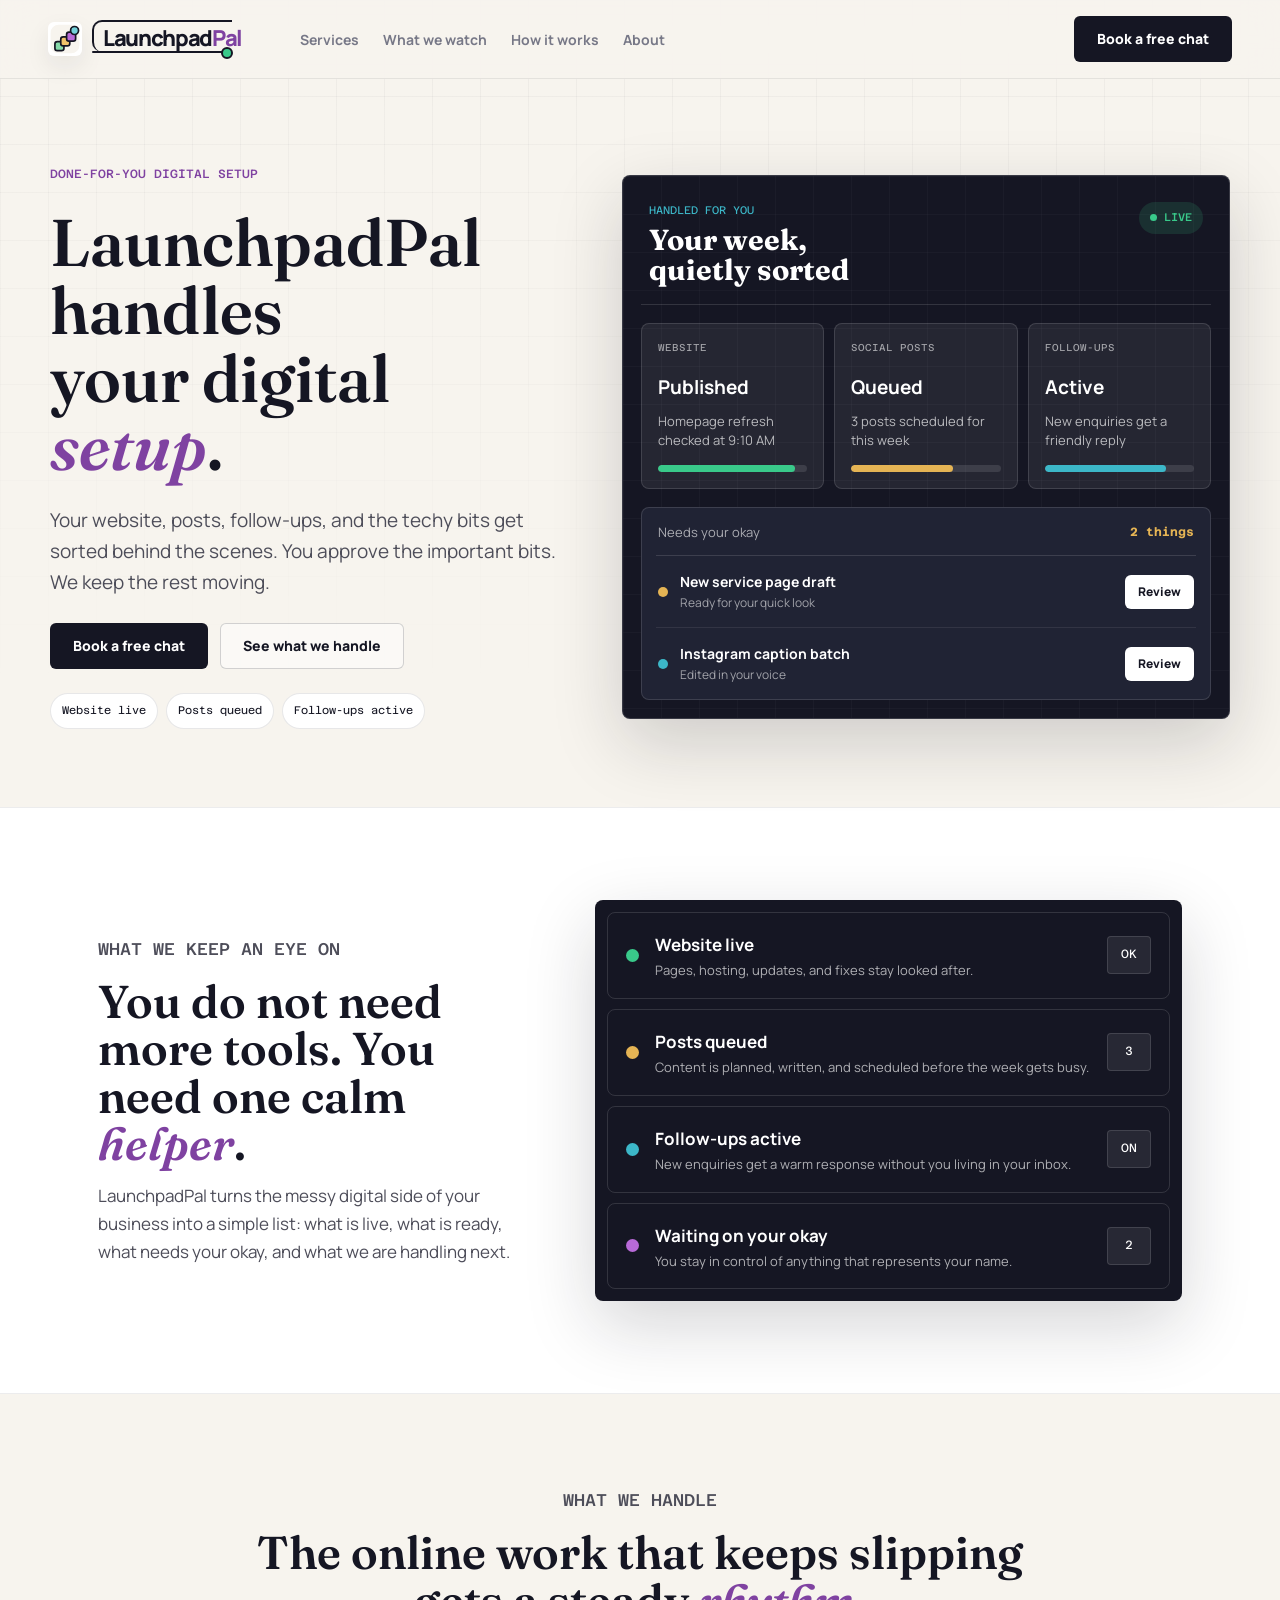
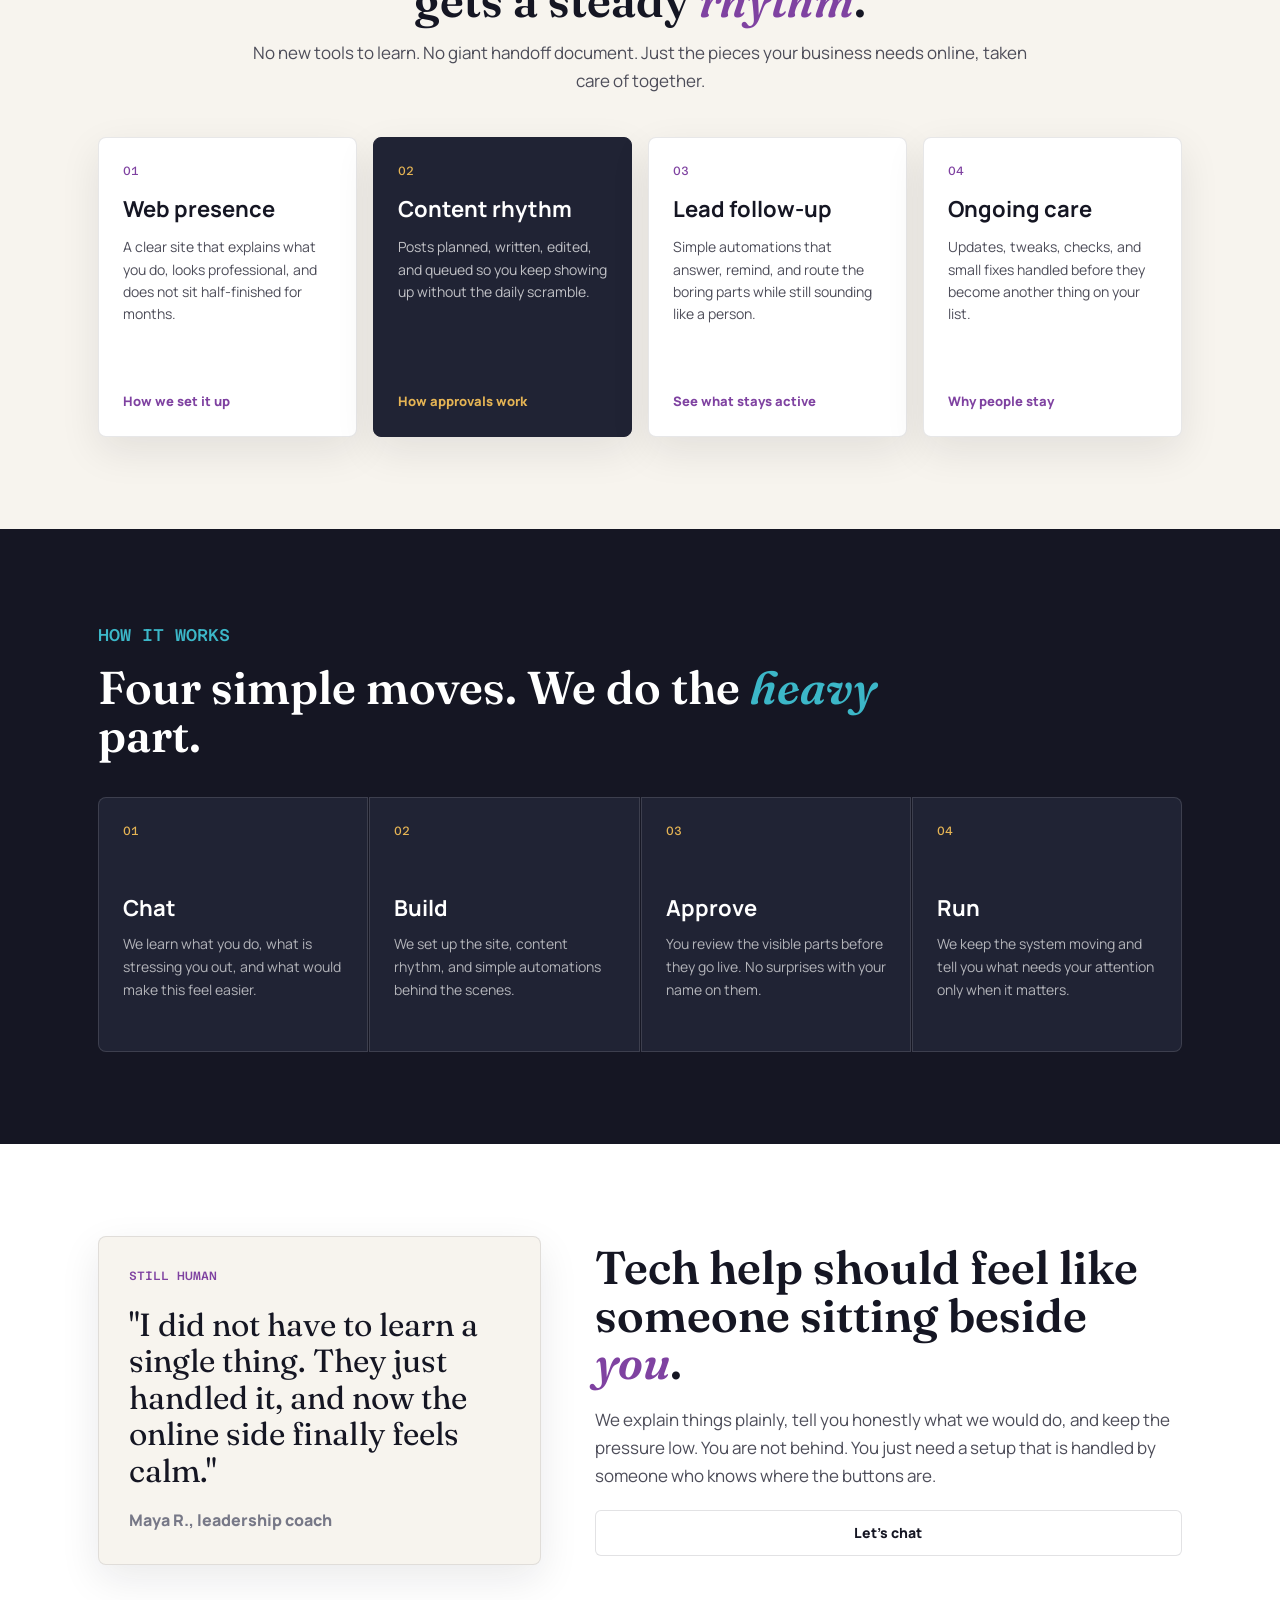
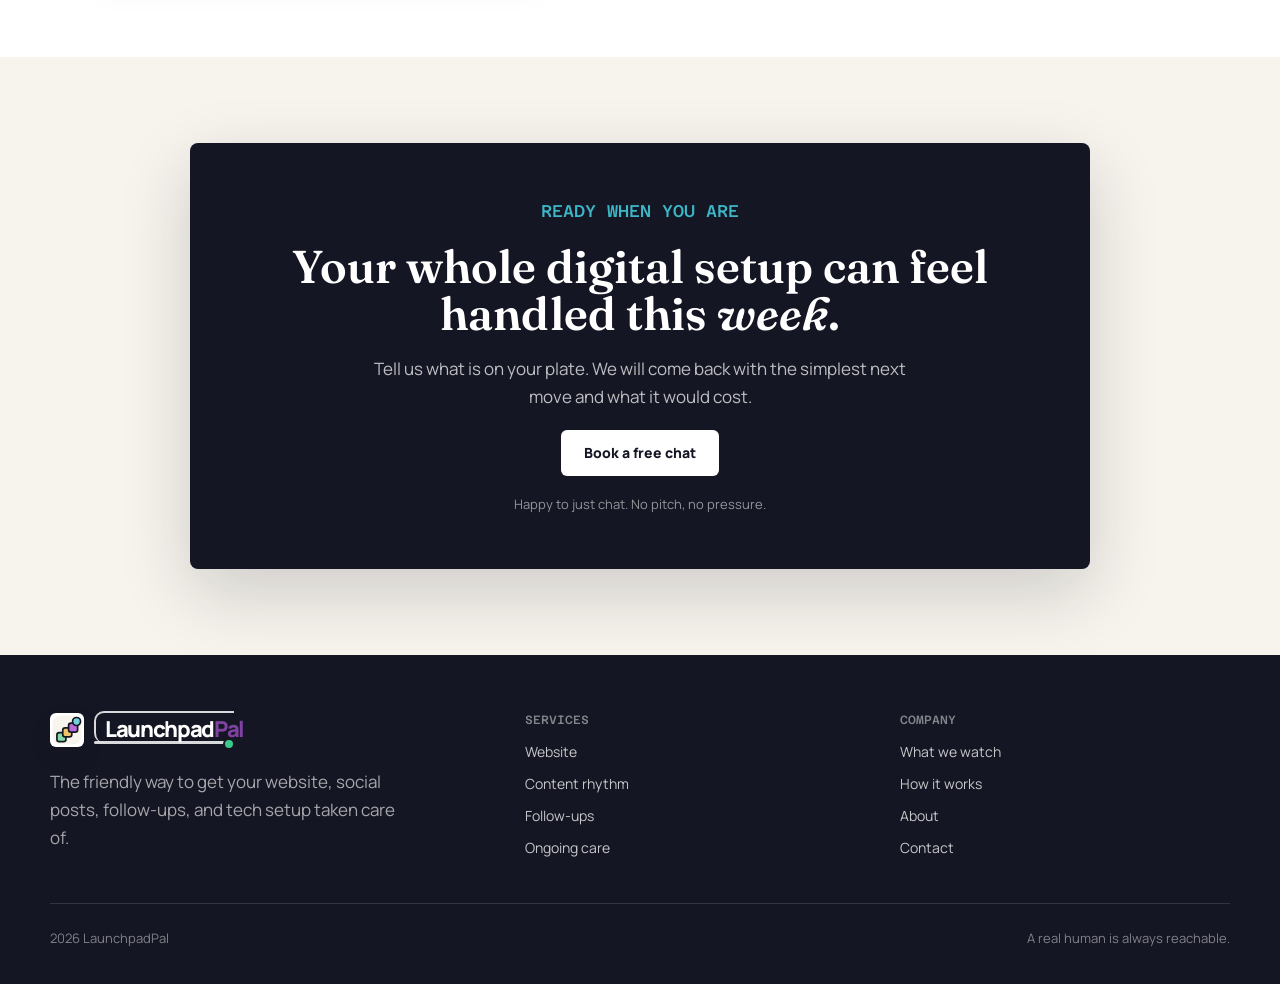
<file: index.html>
<!DOCTYPE html>
<html lang="en">
<head>
  <meta charset="utf-8">
  <meta name="viewport" content="width=device-width, initial-scale=1">
  <title>LaunchpadPal - Digital setup handled for you</title>
  <meta name="description" content="LaunchpadPal handles your website, social posts, follow-ups, and the techy setup behind the scenes so you can stay focused on your work.">
  <meta name="color-scheme" content="light">

  <link rel="preconnect" href="https://fonts.googleapis.com">
  <link rel="preconnect" href="https://fonts.gstatic.com" crossorigin>
  <link href="https://fonts.googleapis.com/css2?family=Azeret+Mono:wght@400;500&family=Fraunces:opsz,wght,SOFT@9..144,400..650,40&family=Manrope:wght@400;500;600;700&display=swap" rel="stylesheet">

  <link rel="stylesheet" href="css/brand.css">
  <link rel="icon" type="image/svg+xml" href="assets/launchpadpal-mark.svg">
</head>
<body>
  <nav class="nav" role="navigation" aria-label="Main navigation">
    <a href="#hero" class="nav__logo" aria-label="LaunchpadPal home">
      <img src="assets/launchpadpal-mark.svg" alt="" class="nav__logo-img">
      <span class="nav__wordmark" aria-hidden="true">
        <span class="nav__logo-text">Launchpad<span>Pal</span></span>
        <span class="wordmark-node"></span>
      </span>
    </a>

    <ul class="nav__links" role="list">
      <li><a href="#services" class="active">Services</a></li>
      <li><a href="#control-room">What we watch</a></li>
      <li><a href="#how-it-works">How it works</a></li>
      <li><a href="#about">About</a></li>
    </ul>

    <button class="btn btn--primary nav__cta" data-open-modal>Book a free chat</button>
  </nav>

  <header class="hero" id="hero">
    <div class="hero__inner">
      <div class="hero__copy">
        <p class="eyebrow">Done-for-you digital setup</p>
        <h1 class="headline-h1">LaunchpadPal handles<br>your digital <em>setup</em>.</h1>
        <p class="hero__body">
          Your website, posts, follow-ups, and the techy bits get sorted behind the scenes.
          You approve the important bits. We keep the rest moving.
        </p>

        <div class="hero__actions">
          <button class="btn btn--primary" data-open-modal>Book a free chat</button>
          <a href="#control-room" class="btn btn--outline">See what we handle</a>
        </div>

        <div class="hero__signals" aria-label="What LaunchpadPal handles">
          <span>Website live</span>
          <span>Posts queued</span>
          <span>Follow-ups active</span>
        </div>
      </div>

      <section class="ops-deck" aria-label="LaunchpadPal handled setup preview">
        <div class="deck-chrome">
          <div>
            <p class="deck-kicker">Handled for you</p>
            <h2>Your week,<br>quietly sorted</h2>
          </div>
          <span class="status-pill status-pill--live">Live</span>
        </div>

        <div class="deck-grid">
          <article class="deck-tile">
            <span class="tile-label">Website</span>
            <strong>Published</strong>
            <p>Homepage refresh checked at 9:10 AM</p>
            <span class="tile-meter"><span style="width: 92%"></span></span>
          </article>

          <article class="deck-tile">
            <span class="tile-label">Social posts</span>
            <strong>Queued</strong>
            <p>3 posts scheduled for this week</p>
            <span class="tile-meter tile-meter--amber"><span style="width: 68%"></span></span>
          </article>

          <article class="deck-tile">
            <span class="tile-label">Follow-ups</span>
            <strong>Active</strong>
            <p>New enquiries get a friendly reply</p>
            <span class="tile-meter tile-meter--teal"><span style="width: 81%"></span></span>
          </article>
        </div>

        <div class="approval-panel">
          <div class="approval-panel__top">
            <span>Needs your okay</span>
            <strong>2 things</strong>
          </div>
          <div class="approval-row">
            <span class="approval-dot approval-dot--amber"></span>
            <div>
              <strong>New service page draft</strong>
              <p>Ready for your quick look</p>
            </div>
            <button class="mini-btn" data-open-modal>Review</button>
          </div>
          <div class="approval-row">
            <span class="approval-dot approval-dot--teal"></span>
            <div>
              <strong>Instagram caption batch</strong>
              <p>Edited in your voice</p>
            </div>
            <button class="mini-btn" data-open-modal>Review</button>
          </div>
        </div>
      </section>
    </div>
  </header>

  <main>
    <section class="control-room" id="control-room">
      <div class="section-shell section-shell--split">
        <div class="section-header section-header--left">
          <p class="eyebrow">What we keep an eye on</p>
          <h2 class="headline-h2">You do not need more tools. You need one calm <em>helper</em>.</h2>
          <p>
            LaunchpadPal turns the messy digital side of your business into a simple list:
            what is live, what is ready, what needs your okay, and what we are handling next.
          </p>
        </div>

        <div class="control-board" aria-label="Handled-for-you status board">
          <div class="control-line">
            <span class="control-icon control-icon--live"></span>
            <div>
              <strong>Website live</strong>
              <p>Pages, hosting, updates, and fixes stay looked after.</p>
            </div>
            <span class="board-code">OK</span>
          </div>
          <div class="control-line">
            <span class="control-icon control-icon--amber"></span>
            <div>
              <strong>Posts queued</strong>
              <p>Content is planned, written, and scheduled before the week gets busy.</p>
            </div>
            <span class="board-code">3</span>
          </div>
          <div class="control-line">
            <span class="control-icon control-icon--teal"></span>
            <div>
              <strong>Follow-ups active</strong>
              <p>New enquiries get a warm response without you living in your inbox.</p>
            </div>
            <span class="board-code">ON</span>
          </div>
          <div class="control-line">
            <span class="control-icon control-icon--lilac"></span>
            <div>
              <strong>Waiting on your okay</strong>
              <p>You stay in control of anything that represents your name.</p>
            </div>
            <span class="board-code">2</span>
          </div>
        </div>
      </div>
    </section>

    <section class="services" id="services">
      <div class="section-shell">
        <div class="section-header">
          <p class="eyebrow">What we handle</p>
          <h2 class="headline-h2">The online work that keeps slipping gets a steady <em>rhythm</em>.</h2>
          <p>No new tools to learn. No giant handoff document. Just the pieces your business needs online, taken care of together.</p>
        </div>

        <div class="service-grid">
          <article class="service-lane">
            <span class="lane-number">01</span>
            <h3>Web presence</h3>
            <p>A clear site that explains what you do, looks professional, and does not sit half-finished for months.</p>
            <a href="#how-it-works">How we set it up</a>
          </article>

          <article class="service-lane service-lane--dark">
            <span class="lane-number">02</span>
            <h3>Content rhythm</h3>
            <p>Posts planned, written, edited, and queued so you keep showing up without the daily scramble.</p>
            <a href="#how-it-works">How approvals work</a>
          </article>

          <article class="service-lane">
            <span class="lane-number">03</span>
            <h3>Lead follow-up</h3>
            <p>Simple automations that answer, remind, and route the boring parts while still sounding like a person.</p>
            <a href="#control-room">See what stays active</a>
          </article>

          <article class="service-lane">
            <span class="lane-number">04</span>
            <h3>Ongoing care</h3>
            <p>Updates, tweaks, checks, and small fixes handled before they become another thing on your list.</p>
            <a href="#about">Why people stay</a>
          </article>
        </div>
      </div>
    </section>

    <section class="how-it-works" id="how-it-works">
      <div class="section-shell">
        <div class="section-header section-header--left">
          <p class="eyebrow">How it works</p>
          <h2 class="headline-h2">Four simple moves. We do the <em>heavy</em> part.</h2>
        </div>

        <div class="process-grid">
          <article class="process-step">
            <span>01</span>
            <h3>Chat</h3>
            <p>We learn what you do, what is stressing you out, and what would make this feel easier.</p>
          </article>

          <article class="process-step">
            <span>02</span>
            <h3>Build</h3>
            <p>We set up the site, content rhythm, and simple automations behind the scenes.</p>
          </article>

          <article class="process-step">
            <span>03</span>
            <h3>Approve</h3>
            <p>You review the visible parts before they go live. No surprises with your name on them.</p>
          </article>

          <article class="process-step">
            <span>04</span>
            <h3>Run</h3>
            <p>We keep the system moving and tell you what needs your attention only when it matters.</p>
          </article>
        </div>
      </div>
    </section>

    <section class="about" id="about">
      <div class="section-shell section-shell--split">
        <div class="human-note">
          <p class="eyebrow">Still human</p>
          <blockquote>
            "I did not have to learn a single thing. They just handled it, and now the online side finally feels calm."
          </blockquote>
          <cite>Maya R., leadership coach</cite>
        </div>

        <div class="trust-copy">
          <h2 class="headline-h2">Tech help should feel like someone sitting beside <em>you</em>.</h2>
          <p>
            We explain things plainly, tell you honestly what we would do, and keep the pressure low.
            You are not behind. You just need a setup that is handled by someone who knows where the buttons are.
          </p>
          <button class="btn btn--secondary" data-open-modal>Let's chat</button>
        </div>
      </div>
    </section>

    <section class="cta-section" aria-label="Book a free chat">
      <div class="cta-section__inner">
        <p class="eyebrow">Ready when you are</p>
        <h2 class="headline-h2">Your whole digital setup can feel handled this <em>week</em>.</h2>
        <p>Tell us what is on your plate. We will come back with the simplest next move and what it would cost.</p>
        <button class="btn btn--primary" data-open-modal>Book a free chat</button>
        <span>Happy to just chat. No pitch, no pressure.</span>
      </div>
    </section>
  </main>

  <footer class="footer">
    <div class="footer__inner">
      <div>
        <a href="#hero" class="nav__logo footer__logo" aria-label="LaunchpadPal home">
          <img src="assets/launchpadpal-mark.svg" alt="" class="nav__logo-img">
          <span class="nav__wordmark" aria-hidden="true">
            <span class="nav__logo-text">Launchpad<span>Pal</span></span>
            <span class="wordmark-node"></span>
          </span>
        </a>
        <p>The friendly way to get your website, social posts, follow-ups, and tech setup taken care of.</p>
      </div>

      <div class="footer__col">
        <strong>Services</strong>
        <a href="#services">Website</a>
        <a href="#services">Content rhythm</a>
        <a href="#services">Follow-ups</a>
        <a href="#services">Ongoing care</a>
      </div>

      <div class="footer__col">
        <strong>Company</strong>
        <a href="#control-room">What we watch</a>
        <a href="#how-it-works">How it works</a>
        <a href="#about">About</a>
        <button data-open-modal>Contact</button>
      </div>
    </div>

    <div class="footer__bottom">
      <span>2026 LaunchpadPal</span>
      <span>A real human is always reachable.</span>
    </div>
  </footer>

  <div class="modal-overlay" id="chat-modal" role="dialog" aria-modal="true" aria-labelledby="modal-heading">
    <div class="modal">
      <div id="modal-form-view">
        <div class="modal__header">
          <p class="eyebrow">No pressure</p>
          <h2 class="modal__title" id="modal-heading">Let's have a <em>friendly</em> chat.</h2>
          <p class="modal__body">
            Tell us a little about your business. We will come back honestly with what we would do and what it would cost.
          </p>
        </div>

        <form class="modal__form" id="chat-form" novalidate>
          <div class="field">
            <label class="field__label" for="field-name">Your name</label>
            <input class="field__input" id="field-name" type="text" placeholder="Sam" autocomplete="given-name">
            <span class="field__error" id="name-error" role="alert"></span>
          </div>

          <div class="field">
            <label class="field__label" for="field-email">Email</label>
            <input class="field__input" id="field-email" type="email" placeholder="you@yourbusiness.com" autocomplete="email">
            <span class="field__error" id="email-error" role="alert"></span>
          </div>

          <div class="field">
            <label class="field__label" for="field-about">What's on your plate?</label>
            <textarea class="field__textarea" id="field-about" rows="3" placeholder="A line or two about your business and what is stressing you out."></textarea>
            <span class="field__hint">Optional. Totally fine to keep it short.</span>
          </div>

          <div class="modal__actions">
            <button type="submit" class="btn btn--primary">Send it over</button>
            <button type="button" class="btn btn--ghost" data-close-modal>Maybe later</button>
          </div>
        </form>
      </div>

      <div class="modal__confirm" id="modal-confirm-view" hidden>
        <div class="confirm__icon" aria-hidden="true">
          <svg width="26" height="26" viewBox="0 0 24 24" fill="none" stroke="var(--live-green)" stroke-width="2" stroke-linecap="round" stroke-linejoin="round">
            <path d="M20 6L9 17l-5-5"/>
          </svg>
        </div>
        <h2 class="confirm__title">Got it. <em>Talk soon</em>.</h2>
        <p class="confirm__body">
          Thanks, <span id="confirm-name">friend</span>. A real person will get back to you within a day.
        </p>
        <button class="btn btn--secondary" data-close-modal>Back to the site</button>
      </div>
    </div>
  </div>

  <script src="js/main.js"></script>
</body>
</html>
</file>
<file: css/brand.css>
/* ============================================================
   LaunchpadPal - Operations Deck system
   Premium calm control-room identity for a done-for-you studio.
   ============================================================ */

*, *::before, *::after { box-sizing: border-box; }
html { scroll-behavior: smooth; }
html, body { margin: 0; padding: 0; }

:root {
  --porcelain: #F7F4EE;
  --paper: #FFFFFF;
  --ink: #151623;
  --panel-ink: #202334;
  --panel-soft: #2A2E43;
  --line: #DDD7CC;
  --line-dark: rgba(255, 255, 255, 0.13);
  --body: #4D4D59;
  --muted: #777887;
  --signal-lilac: #B86AD8;
  --signal-lilac-deep: #7F42A1;
  --live-green: #39C98A;
  --live-green-soft: #E7F8F0;
  --queue-amber: #E5B454;
  --queue-amber-soft: #FFF4D9;
  --blueprint-teal: #3CB7C8;
  --blueprint-teal-soft: #E7F7FA;
  --danger: #C34444;

  --font-display: "Fraunces", Georgia, serif;
  --font-sans: "Manrope", -apple-system, BlinkMacSystemFont, "Segoe UI", sans-serif;
  --font-mono: "Azeret Mono", "SFMono-Regular", Consolas, monospace;

  --radius-sm: 4px;
  --radius-md: 6px;
  --radius-lg: 8px;
  --shadow-panel: 0 24px 70px rgba(21, 22, 35, 0.18);
  --shadow-soft: 0 14px 40px rgba(21, 22, 35, 0.09);
}

body {
  background: var(--porcelain);
  color: var(--body);
  font-family: var(--font-sans);
  font-size: 16px;
  line-height: 1.65;
  -webkit-font-smoothing: antialiased;
  text-rendering: optimizeLegibility;
}

body::before {
  content: "";
  position: fixed;
  inset: 0;
  z-index: -1;
  background-image:
    linear-gradient(rgba(21, 22, 35, 0.04) 1px, transparent 1px),
    linear-gradient(90deg, rgba(21, 22, 35, 0.04) 1px, transparent 1px);
  background-size: 48px 48px;
  mask-image: linear-gradient(to bottom, black, transparent 78%);
  pointer-events: none;
}

h1, h2, h3, p, ul, blockquote { margin: 0; padding: 0; }
ul { list-style: none; }
a { color: inherit; text-decoration: none; }
img { display: block; max-width: 100%; }
button, input, textarea { font: inherit; }
button { cursor: pointer; }

.headline-h1,
.headline-h2,
.modal__title,
.confirm__title {
  color: var(--ink);
  font-family: var(--font-display);
  font-weight: 600;
  line-height: 1.03;
}

.headline-h1 { font-size: 66px; max-width: 760px; }
.headline-h2 { font-size: 46px; max-width: 780px; }

em {
  color: var(--signal-lilac-deep);
  font-style: italic;
}

.eyebrow,
.deck-kicker,
.tile-label,
.status-pill,
.board-code,
.lane-number,
.process-step span {
  font-family: var(--font-mono);
  letter-spacing: 0;
  text-transform: uppercase;
}

.eyebrow {
  color: var(--signal-lilac-deep);
  font-size: 12px;
  font-weight: 500;
}

.nav {
  align-items: center;
  background: rgba(247, 244, 238, 0.92);
  border-bottom: 1px solid rgba(21, 22, 35, 0.08);
  display: flex;
  gap: 28px;
  padding: 16px 48px;
  position: sticky;
  top: 0;
  z-index: 50;
  backdrop-filter: blur(16px);
}

.nav__logo {
  align-items: center;
  display: inline-flex;
  gap: 10px;
  min-width: max-content;
}

.nav__logo-img {
  background: var(--paper);
  border-radius: var(--radius-md);
  box-shadow: 0 10px 24px rgba(21, 22, 35, 0.08);
  height: 34px;
  width: 34px;
}

.nav__wordmark {
  --wordmark-line: var(--ink);
  align-items: center;
  display: inline-flex;
  min-height: 38px;
  padding: 5px 20px 7px 11px;
  position: relative;
}

.nav__wordmark::before,
.nav__wordmark::after {
  content: "";
  position: absolute;
  pointer-events: none;
}

.nav__wordmark::before {
  border-left: 2.5px solid var(--wordmark-line);
  border-radius: 10px 0 0 10px;
  border-top: 2.5px solid var(--wordmark-line);
  bottom: 6px;
  left: 0;
  right: 30px;
  top: 0;
}

.nav__wordmark::after {
  background: var(--wordmark-line);
  border-radius: 999px;
  bottom: 5px;
  height: 2.5px;
  left: 0;
  right: 37px;
}

.wordmark-node {
  background: var(--live-green);
  border: 2px solid var(--ink);
  border-radius: 50%;
  bottom: -1px;
  height: 12px;
  position: absolute;
  right: 29px;
  width: 12px;
  z-index: 1;
}

.nav__logo-text {
  color: var(--ink);
  font-family: var(--font-sans);
  font-size: 22px;
  font-weight: 800;
  letter-spacing: -0.06em;
  line-height: 1;
}

.nav__logo-text span { color: var(--signal-lilac-deep); }

.nav__links {
  display: flex;
  gap: 24px;
  margin-left: 10px;
}

.nav__links a {
  color: var(--muted);
  font-size: 14px;
  font-weight: 700;
}

.nav__links a:hover,
.nav__links a.active { color: var(--ink); }

.nav__cta { margin-left: auto; }

.btn,
.mini-btn {
  align-items: center;
  border-radius: var(--radius-md);
  border: 1px solid transparent;
  display: inline-flex;
  font-weight: 800;
  justify-content: center;
  line-height: 1;
  transition: transform 180ms ease, border-color 180ms ease, background 180ms ease;
}

.btn {
  font-size: 14px;
  min-height: 46px;
  padding: 14px 22px;
}

.btn:hover,
.mini-btn:hover { transform: translateY(-2px); }

.btn--primary {
  background: var(--ink);
  color: var(--paper);
}

.btn--primary:hover { background: var(--panel-ink); }

.btn--secondary {
  background: var(--paper);
  border-color: rgba(21, 22, 35, 0.12);
  color: var(--ink);
}

.btn--outline {
  background: rgba(255, 255, 255, 0.48);
  border-color: rgba(21, 22, 35, 0.18);
  color: var(--ink);
}

.btn--ghost {
  background: transparent;
  border-color: rgba(184, 106, 216, 0.36);
  color: var(--signal-lilac-deep);
}

.mini-btn {
  background: var(--paper);
  border-color: var(--line-dark);
  color: var(--ink);
  font-size: 12px;
  min-height: 34px;
  padding: 9px 12px;
}

.hero {
  padding: 86px 48px 78px;
}

.hero__inner,
.section-shell,
.footer__inner,
.footer__bottom {
  margin: 0 auto;
  max-width: 1180px;
}

.hero__inner {
  align-items: center;
  display: grid;
  gap: 54px;
  grid-template-columns: 0.92fr 1.08fr;
}

.hero__copy,
.ops-deck,
.section-shell > *,
.control-board,
.human-note,
.trust-copy {
  min-width: 0;
}

.hero__copy {
  display: flex;
  flex-direction: column;
  gap: 24px;
}

.hero__body {
  color: var(--body);
  font-size: 19px;
  max-width: 570px;
}

.hero__actions {
  display: flex;
  flex-wrap: wrap;
  gap: 12px;
}

.hero__signals {
  display: flex;
  flex-wrap: wrap;
  gap: 8px;
}

.hero__signals span {
  background: var(--paper);
  border: 1px solid rgba(21, 22, 35, 0.1);
  border-radius: 999px;
  color: var(--ink);
  font-family: var(--font-mono);
  font-size: 11px;
  padding: 8px 11px;
}

.ops-deck {
  background: var(--ink);
  border: 1px solid rgba(255, 255, 255, 0.15);
  border-radius: var(--radius-lg);
  box-shadow: var(--shadow-panel);
  color: var(--paper);
  overflow: hidden;
  padding: 18px;
  position: relative;
  width: 100%;
}

.ops-deck::before {
  content: "";
  inset: 0;
  opacity: 0.16;
  position: absolute;
  background-image:
    linear-gradient(rgba(255,255,255,0.18) 1px, transparent 1px),
    linear-gradient(90deg, rgba(255,255,255,0.18) 1px, transparent 1px);
  background-size: 38px 38px;
  pointer-events: none;
}

.deck-chrome,
.deck-grid,
.approval-panel { position: relative; }

.deck-chrome {
  align-items: start;
  border-bottom: 1px solid var(--line-dark);
  display: flex;
  gap: 14px;
  justify-content: space-between;
  padding: 8px 8px 18px;
}

.deck-chrome h2 {
  color: var(--paper);
  font-family: var(--font-display);
  font-size: 29px;
  line-height: 1.05;
  margin-top: 5px;
}

.deck-kicker {
  color: var(--blueprint-teal);
  font-size: 11px;
}

.status-pill {
  align-items: center;
  border-radius: 999px;
  display: inline-flex;
  font-size: 11px;
  font-weight: 500;
  gap: 7px;
  padding: 7px 11px;
}

.status-pill::before {
  border-radius: 50%;
  content: "";
  height: 7px;
  width: 7px;
}

.status-pill--live {
  background: rgba(57, 201, 138, 0.14);
  color: var(--live-green);
}

.status-pill--live::before {
  animation: livePulse 1.8s ease-in-out infinite;
  background: var(--live-green);
}

@keyframes livePulse {
  0%, 100% { box-shadow: 0 0 0 0 rgba(57, 201, 138, 0.38); }
  50% { box-shadow: 0 0 0 7px rgba(57, 201, 138, 0); }
}

.deck-grid {
  display: grid;
  gap: 10px;
  grid-template-columns: repeat(3, 1fr);
  padding: 18px 0;
}

.deck-tile {
  background: rgba(255, 255, 255, 0.07);
  border: 1px solid var(--line-dark);
  border-radius: var(--radius-lg);
  min-height: 154px;
  padding: 16px;
}

.tile-label {
  color: rgba(255,255,255,0.58);
  display: block;
  font-size: 10px;
  margin-bottom: 16px;
}

.deck-tile strong {
  color: var(--paper);
  display: block;
  font-size: 19px;
  margin-bottom: 8px;
}

.deck-tile p {
  color: rgba(255,255,255,0.68);
  font-size: 13px;
  line-height: 1.45;
  min-height: 38px;
}

.tile-meter {
  background: rgba(255,255,255,0.11);
  border-radius: 999px;
  display: block;
  height: 7px;
  margin-top: 15px;
  overflow: hidden;
}

.tile-meter span {
  background: var(--live-green);
  border-radius: inherit;
  display: block;
  height: 100%;
}

.tile-meter--amber span { background: var(--queue-amber); }
.tile-meter--teal span { background: var(--blueprint-teal); }

.approval-panel {
  background: var(--panel-ink);
  border: 1px solid var(--line-dark);
  border-radius: var(--radius-lg);
  padding: 14px;
}

.approval-panel__top,
.approval-row {
  align-items: center;
  display: flex;
  justify-content: space-between;
}

.approval-panel__top {
  border-bottom: 1px solid var(--line-dark);
  color: rgba(255,255,255,0.62);
  font-size: 13px;
  padding: 0 2px 12px;
}

.approval-panel__top strong {
  color: var(--queue-amber);
  font-family: var(--font-mono);
  font-size: 12px;
}

.approval-row {
  gap: 12px;
  padding: 14px 2px 0;
}

.approval-row + .approval-row {
  border-top: 1px solid rgba(255,255,255,0.08);
  margin-top: 14px;
}

.approval-row div {
  flex: 1;
  min-width: 0;
}

.approval-row strong {
  color: var(--paper);
  display: block;
  font-size: 14px;
}

.approval-row p {
  color: rgba(255,255,255,0.58);
  font-size: 12px;
}

.approval-dot,
.control-icon {
  border-radius: 50%;
  display: inline-block;
  flex: 0 0 auto;
}

.approval-dot {
  height: 10px;
  width: 10px;
}

.approval-dot--amber { background: var(--queue-amber); }
.approval-dot--teal { background: var(--blueprint-teal); }

.section-shell {
  padding: 92px 48px;
}

.section-shell--split {
  align-items: center;
  display: grid;
  gap: 54px;
  grid-template-columns: 0.86fr 1.14fr;
}

.section-header {
  align-items: center;
  display: flex;
  flex-direction: column;
  gap: 15px;
  margin: 0 auto 42px;
  max-width: 790px;
  text-align: center;
}

.section-header--left {
  align-items: flex-start;
  margin: 0;
  text-align: left;
}

.section-header p,
.trust-copy p,
.cta-section p,
.footer p {
  color: var(--body);
  font-size: 17px;
}

.control-room {
  background: var(--paper);
  border-bottom: 1px solid rgba(21,22,35,0.08);
  border-top: 1px solid rgba(21,22,35,0.08);
}

.control-board {
  background: var(--ink);
  border-radius: var(--radius-lg);
  box-shadow: var(--shadow-panel);
  color: var(--paper);
  padding: 12px;
}

.control-line {
  align-items: center;
  border: 1px solid var(--line-dark);
  border-radius: var(--radius-lg);
  display: grid;
  gap: 16px;
  grid-template-columns: auto 1fr auto;
  padding: 18px;
}

.control-line + .control-line { margin-top: 10px; }

.control-line strong {
  color: var(--paper);
  display: block;
  font-size: 17px;
  margin-bottom: 2px;
}

.control-line p {
  color: rgba(255,255,255,0.66);
  font-size: 13px;
  line-height: 1.45;
}

.control-icon {
  height: 13px;
  width: 13px;
}

.control-icon--live { background: var(--live-green); }
.control-icon--amber { background: var(--queue-amber); }
.control-icon--teal { background: var(--blueprint-teal); }
.control-icon--lilac { background: var(--signal-lilac); }

.board-code {
  background: rgba(255,255,255,0.08);
  border: 1px solid var(--line-dark);
  border-radius: var(--radius-sm);
  color: var(--paper);
  font-size: 12px;
  min-width: 44px;
  padding: 8px 10px;
  text-align: center;
}

.services { background: var(--porcelain); }

.service-grid {
  display: grid;
  gap: 16px;
  grid-template-columns: repeat(4, 1fr);
}

.service-lane {
  background: var(--paper);
  border: 1px solid rgba(21,22,35,0.1);
  border-radius: var(--radius-lg);
  display: flex;
  flex-direction: column;
  gap: 15px;
  min-height: 300px;
  padding: 24px;
  box-shadow: var(--shadow-soft);
}

.service-lane--dark {
  background: var(--panel-ink);
  border-color: var(--panel-ink);
  color: var(--paper);
}

.lane-number {
  color: var(--signal-lilac-deep);
  font-size: 12px;
}

.service-lane--dark .lane-number { color: var(--queue-amber); }

.service-lane h3,
.process-step h3 {
  color: var(--ink);
  font-size: 22px;
  line-height: 1.1;
}

.service-lane--dark h3 { color: var(--paper); }

.service-lane p {
  color: var(--body);
  flex: 1;
  font-size: 14px;
  line-height: 1.6;
}

.service-lane--dark p { color: rgba(255,255,255,0.72); }

.service-lane a {
  color: var(--signal-lilac-deep);
  font-size: 13px;
  font-weight: 800;
}

.service-lane--dark a { color: var(--queue-amber); }

.how-it-works {
  background: var(--ink);
  color: var(--paper);
}

.how-it-works .headline-h2,
.how-it-works .process-step h3 { color: var(--paper); }

.how-it-works .eyebrow,
.how-it-works em { color: var(--blueprint-teal); }

.process-grid {
  display: grid;
  gap: 1px;
  grid-template-columns: repeat(4, 1fr);
  margin-top: 38px;
}

.process-step {
  background: var(--panel-ink);
  border: 1px solid var(--line-dark);
  min-height: 255px;
  padding: 24px;
}

.process-step:first-child { border-radius: var(--radius-lg) 0 0 var(--radius-lg); }
.process-step:last-child { border-radius: 0 var(--radius-lg) var(--radius-lg) 0; }

.process-step span {
  color: var(--queue-amber);
  display: block;
  font-size: 12px;
  margin-bottom: 54px;
}

.process-step p {
  color: rgba(255,255,255,0.66);
  font-size: 14px;
  margin-top: 12px;
}

.about {
  background: var(--paper);
}

.human-note {
  background: var(--porcelain);
  border: 1px solid rgba(21,22,35,0.1);
  border-radius: var(--radius-lg);
  box-shadow: var(--shadow-soft);
  padding: 30px;
}

.human-note blockquote {
  color: var(--ink);
  font-family: var(--font-display);
  font-size: 32px;
  line-height: 1.14;
  margin: 20px 0 18px;
}

.human-note cite {
  color: var(--muted);
  font-style: normal;
  font-weight: 800;
}

.trust-copy {
  display: flex;
  flex-direction: column;
  gap: 20px;
}

.cta-section {
  background: var(--porcelain);
  padding: 86px 48px;
}

.cta-section__inner {
  align-items: center;
  background: var(--ink);
  border-radius: var(--radius-lg);
  box-shadow: var(--shadow-panel);
  color: var(--paper);
  display: flex;
  flex-direction: column;
  gap: 18px;
  margin: 0 auto;
  max-width: 900px;
  padding: 54px;
  text-align: center;
}

.cta-section .headline-h2,
.cta-section em { color: var(--paper); }

.cta-section .eyebrow { color: var(--blueprint-teal); }

.cta-section p {
  color: rgba(255,255,255,0.72);
  max-width: 560px;
}

.cta-section span {
  color: rgba(255,255,255,0.54);
  font-size: 13px;
}

.cta-section .btn--primary {
  background: var(--paper);
  color: var(--ink);
}

.footer {
  background: var(--ink);
  color: var(--paper);
  padding: 56px 48px 34px;
}

.footer__inner {
  display: grid;
  gap: 46px;
  grid-template-columns: 1.3fr 1fr 1fr;
}

.footer__logo .nav__logo-img {
  background: var(--paper);
}

.footer__logo .nav__wordmark {
  --wordmark-line: rgba(255,255,255,0.84);
}

.footer__logo .nav__logo-text { color: var(--paper); }

.footer p {
  color: rgba(255,255,255,0.62);
  margin-top: 14px;
  max-width: 360px;
}

.footer__col {
  display: flex;
  flex-direction: column;
  gap: 9px;
}

.footer__col strong {
  color: rgba(255,255,255,0.48);
  font-family: var(--font-mono);
  font-size: 12px;
  font-weight: 500;
  text-transform: uppercase;
}

.footer__col a,
.footer__col button {
  background: none;
  border: 0;
  color: rgba(255,255,255,0.76);
  font-size: 14px;
  padding: 0;
  text-align: left;
}

.footer__col a:hover,
.footer__col button:hover { color: var(--paper); }

.footer__bottom {
  border-top: 1px solid var(--line-dark);
  color: rgba(255,255,255,0.46);
  display: flex;
  font-size: 13px;
  justify-content: space-between;
  margin-top: 44px;
  padding-top: 24px;
}

.modal-overlay {
  align-items: center;
  background: rgba(21, 22, 35, 0.64);
  backdrop-filter: blur(6px);
  display: flex;
  inset: 0;
  justify-content: center;
  opacity: 0;
  padding: 24px;
  pointer-events: none;
  position: fixed;
  transition: opacity 180ms ease;
  z-index: 100;
}

.modal-overlay.is-open {
  opacity: 1;
  pointer-events: auto;
}

.modal {
  background: var(--paper);
  border-radius: var(--radius-lg);
  box-shadow: var(--shadow-panel);
  padding: 32px;
  transform: translateY(8px);
  transition: transform 180ms ease;
  width: min(470px, 100%);
}

.modal-overlay.is-open .modal { transform: translateY(0); }

.modal__header,
.modal__form,
.modal__confirm {
  display: flex;
  flex-direction: column;
}

.modal__header { gap: 10px; margin-bottom: 22px; }
.modal__title { font-size: 34px; }
.modal__title em,
.confirm__title em { color: var(--signal-lilac-deep); }
.modal__body { color: var(--body); font-size: 14px; }
.modal__form { gap: 15px; }

.field {
  display: flex;
  flex-direction: column;
  gap: 7px;
}

.field__label {
  color: var(--ink);
  font-family: var(--font-mono);
  font-size: 11px;
  font-weight: 500;
  text-transform: uppercase;
}

.field__input,
.field__textarea {
  background: var(--porcelain);
  border: 1.5px solid var(--line);
  border-radius: var(--radius-md);
  color: var(--ink);
  outline: 0;
  padding: 12px 14px;
  resize: vertical;
  width: 100%;
}

.field__input:focus,
.field__textarea:focus {
  border-color: var(--signal-lilac);
  box-shadow: 0 0 0 4px rgba(184, 106, 216, 0.14);
}

.field__input.has-error,
.field__textarea.has-error { border-color: var(--danger); }

.field__hint,
.field__error {
  font-size: 12px;
}

.field__hint { color: var(--muted); }
.field__error { color: var(--danger); }

.modal__actions {
  display: flex;
  flex-wrap: wrap;
  gap: 10px;
  margin-top: 6px;
}

.modal__confirm {
  align-items: center;
  gap: 16px;
  padding: 12px 0;
  text-align: center;
}

.confirm__icon {
  align-items: center;
  background: var(--live-green-soft);
  border-radius: 50%;
  display: flex;
  height: 58px;
  justify-content: center;
  width: 58px;
}

.confirm__title { font-size: 32px; }
.confirm__body { color: var(--body); max-width: 340px; }

@media (max-width: 980px) {
  .headline-h1 { font-size: 52px; }
  .headline-h2 { font-size: 38px; }
  .hero__inner,
  .section-shell--split {
    grid-template-columns: minmax(0, 1fr);
  }
  .deck-grid,
  .service-grid,
  .process-grid {
    grid-template-columns: repeat(2, minmax(0, 1fr));
  }
  .process-step:first-child,
  .process-step:last-child { border-radius: 0; }
  .nav__links { display: none; }
}

@media (max-width: 640px) {
  .nav,
  .hero,
  .section-shell,
  .cta-section,
  .footer {
    padding-left: 22px;
    padding-right: 22px;
  }
  .nav { gap: 14px; }
  .nav__logo-text { font-size: 20px; }
  .nav__cta { display: none; }
  .headline-h1 {
    font-size: 31px;
    max-width: 100%;
    overflow-wrap: normal;
  }
  .headline-h2 { font-size: 32px; }
  .hero { padding-top: 58px; }
  .hero__actions,
  .modal__actions { flex-direction: column; }
  .btn { width: 100%; white-space: normal; }
  .deck-grid,
  .service-grid,
  .process-grid,
  .footer__inner {
    grid-template-columns: minmax(0, 1fr);
  }
  .deck-chrome,
  .approval-panel__top,
  .approval-row,
  .footer__bottom {
    align-items: flex-start;
    flex-direction: column;
  }
  .deck-chrome h2 { font-size: 27px; }
  .deck-tile { min-height: auto; }
  .deck-tile p { min-height: 0; }
  .approval-row .mini-btn { width: 100%; }
  .control-line {
    align-items: flex-start;
    grid-template-columns: auto 1fr;
  }
  .board-code { grid-column: 2; }
  .cta-section__inner { padding: 34px 22px; }
  .modal { padding: 24px; }
}

@media (max-width: 420px) {
  .hero__copy,
  .ops-deck,
  .control-board,
  .human-note,
  .trust-copy,
  .cta-section__inner {
    justify-self: start;
    max-width: 346px;
    width: 100%;
  }
  .hero__body {
    font-size: 16px;
    max-width: 346px;
  }
  .deck-chrome h2 { font-size: 24px; }
}

@media (prefers-reduced-motion: reduce) {
  *,
  *::before,
  *::after {
    animation-duration: 1ms !important;
    scroll-behavior: auto !important;
    transition-duration: 1ms !important;
  }
}
</file>
